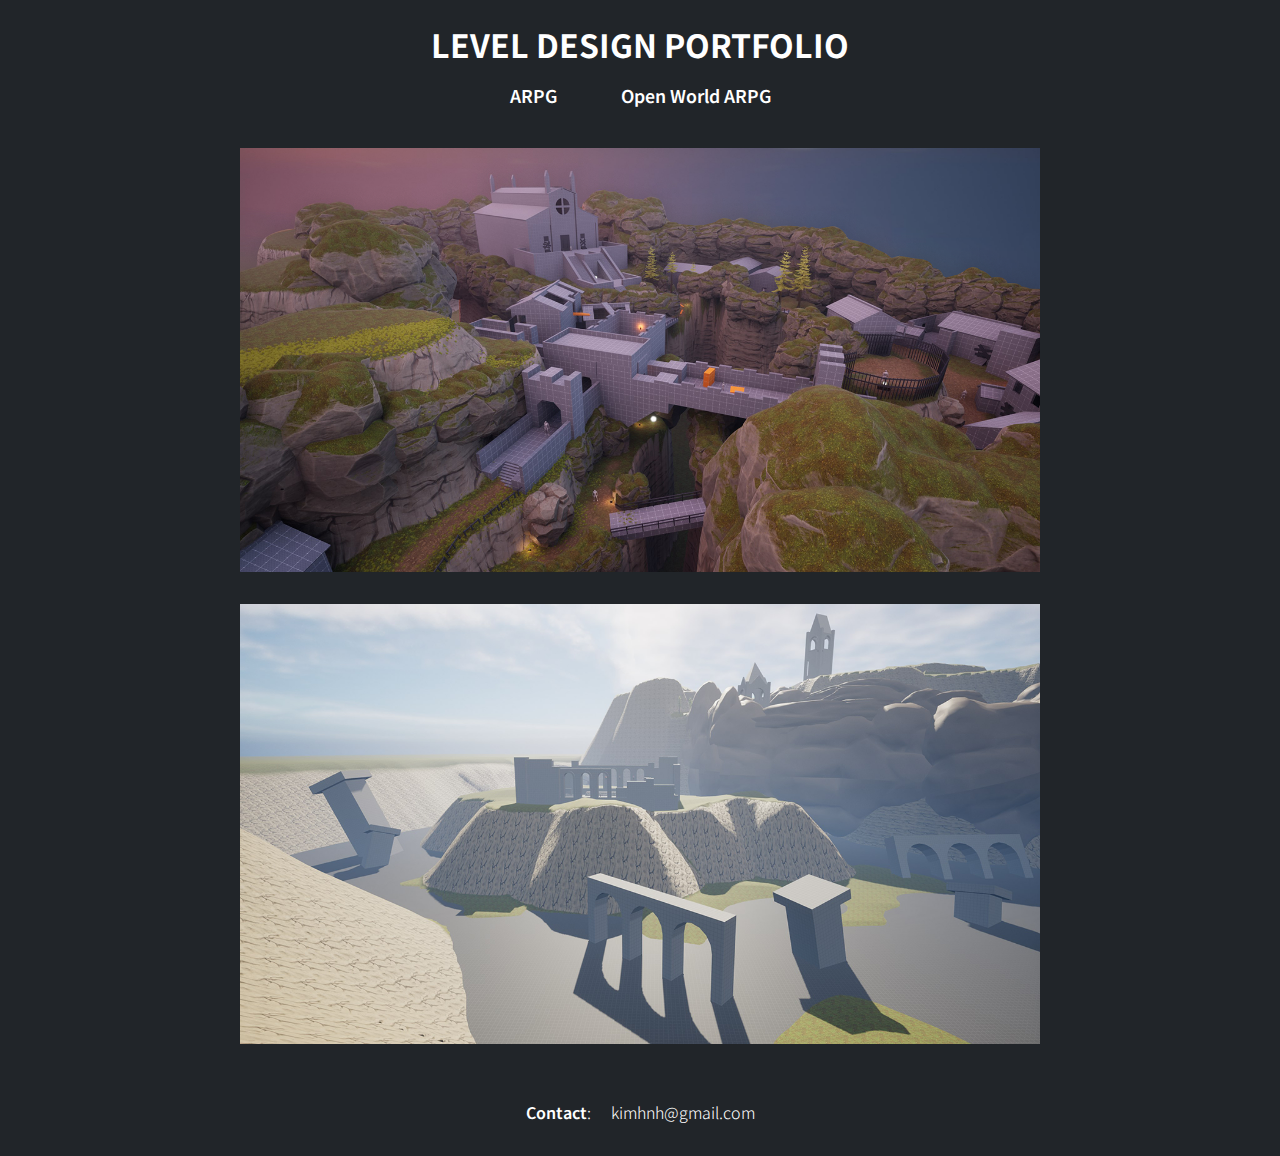
<file: index.html>
<!DOCTYPE html>
<html lang="en">
	<head>
		<meta charset="UTF-8" />
		<meta name="viewport" content="width=device-width, initial-scale=1.0" />
		<title>Level Design | Hannah Kim</title>
		<link rel="icon" href="./assets/svg/favicon.svg" class="icon" />
		<link rel="stylesheet" href="./assets/styles/styles.css" />
		<script defer src="./scripts/app.js" type="module"></script>
	</head>
	<body>
		<header class="header">
			<h1 class="header__title">
				<a class="link" href="../index.html">LEVEL DESIGN PORTFOLIO</a>
			</h1>
			<nav>
				<ul class="nav__items">
					<li><a class="nav__items--link" href="./pages/threeBridges.html">ARPG</a></li>
					<li>
						<a class="nav__items--link" href="./pages/ruinsBack.html"
							>Open World ARPG</a
						>
					</li>
				</ul>
			</nav>
		</header>
		<main>
			<div class="wrapper">
				<a class="img-wrapper" href="./pages/threeBridges.html">
					<h1 class="img-wrapper__title--hidden img-wrapper__title">
						ARPG_ Three Bridges
					</h1>
					<img class="img-project" src="./assets/images/cover_1.png" alt="" />
				</a>
				<a class="img-wrapper" href="./pages/ruinsBack.html">
					<h1 class="img-wrapper__title--hidden img-wrapper__title">
						Open World_ Ruinsback
					</h1>
					<img class="img-project" src="./assets/images/cover_2.png" alt="" />
				</a>
			</div>
		</main>
		<footer>
			<h3>
				<span class="footer__bold">Contact</span>:
				<a class="link footer__email" href="mailto:kimhnh@gmail.com">kimhnh@gmail.com</a>
			</h3>
		</footer>
	</body>
</html>
</file>
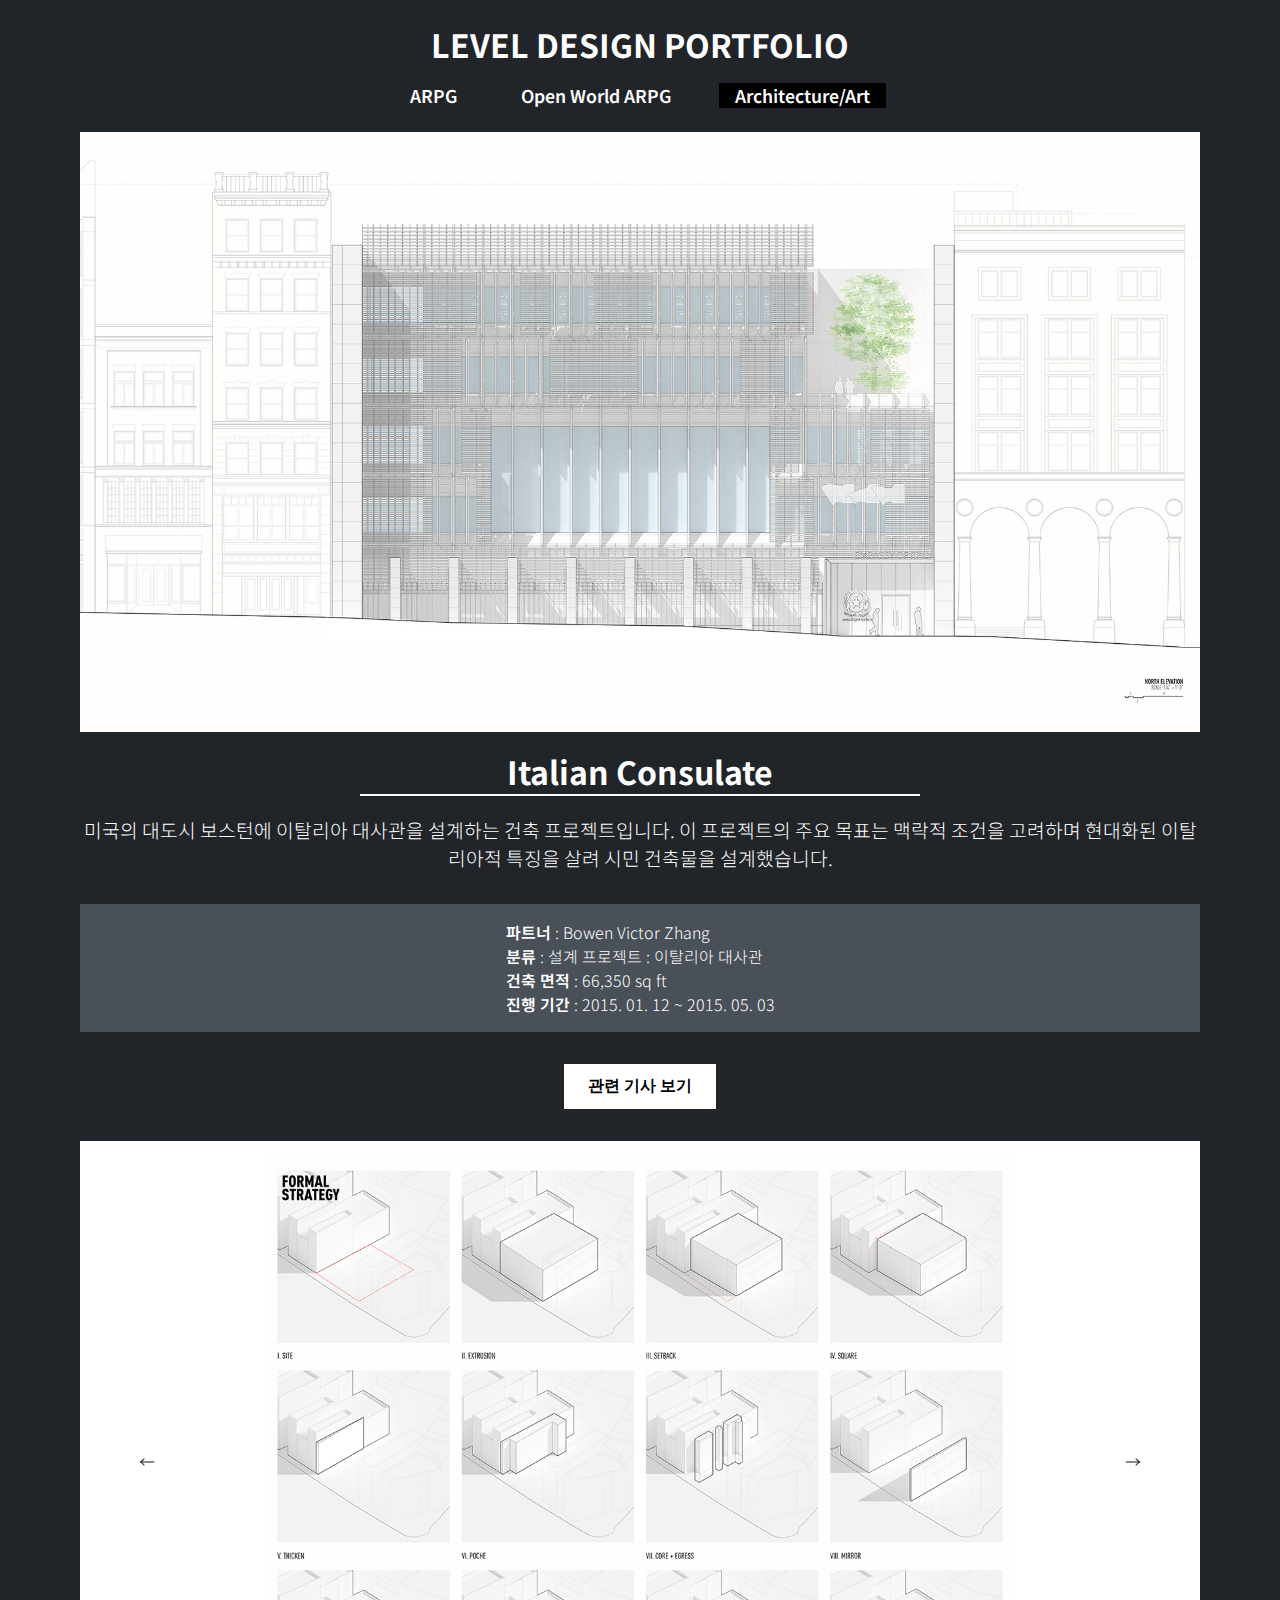
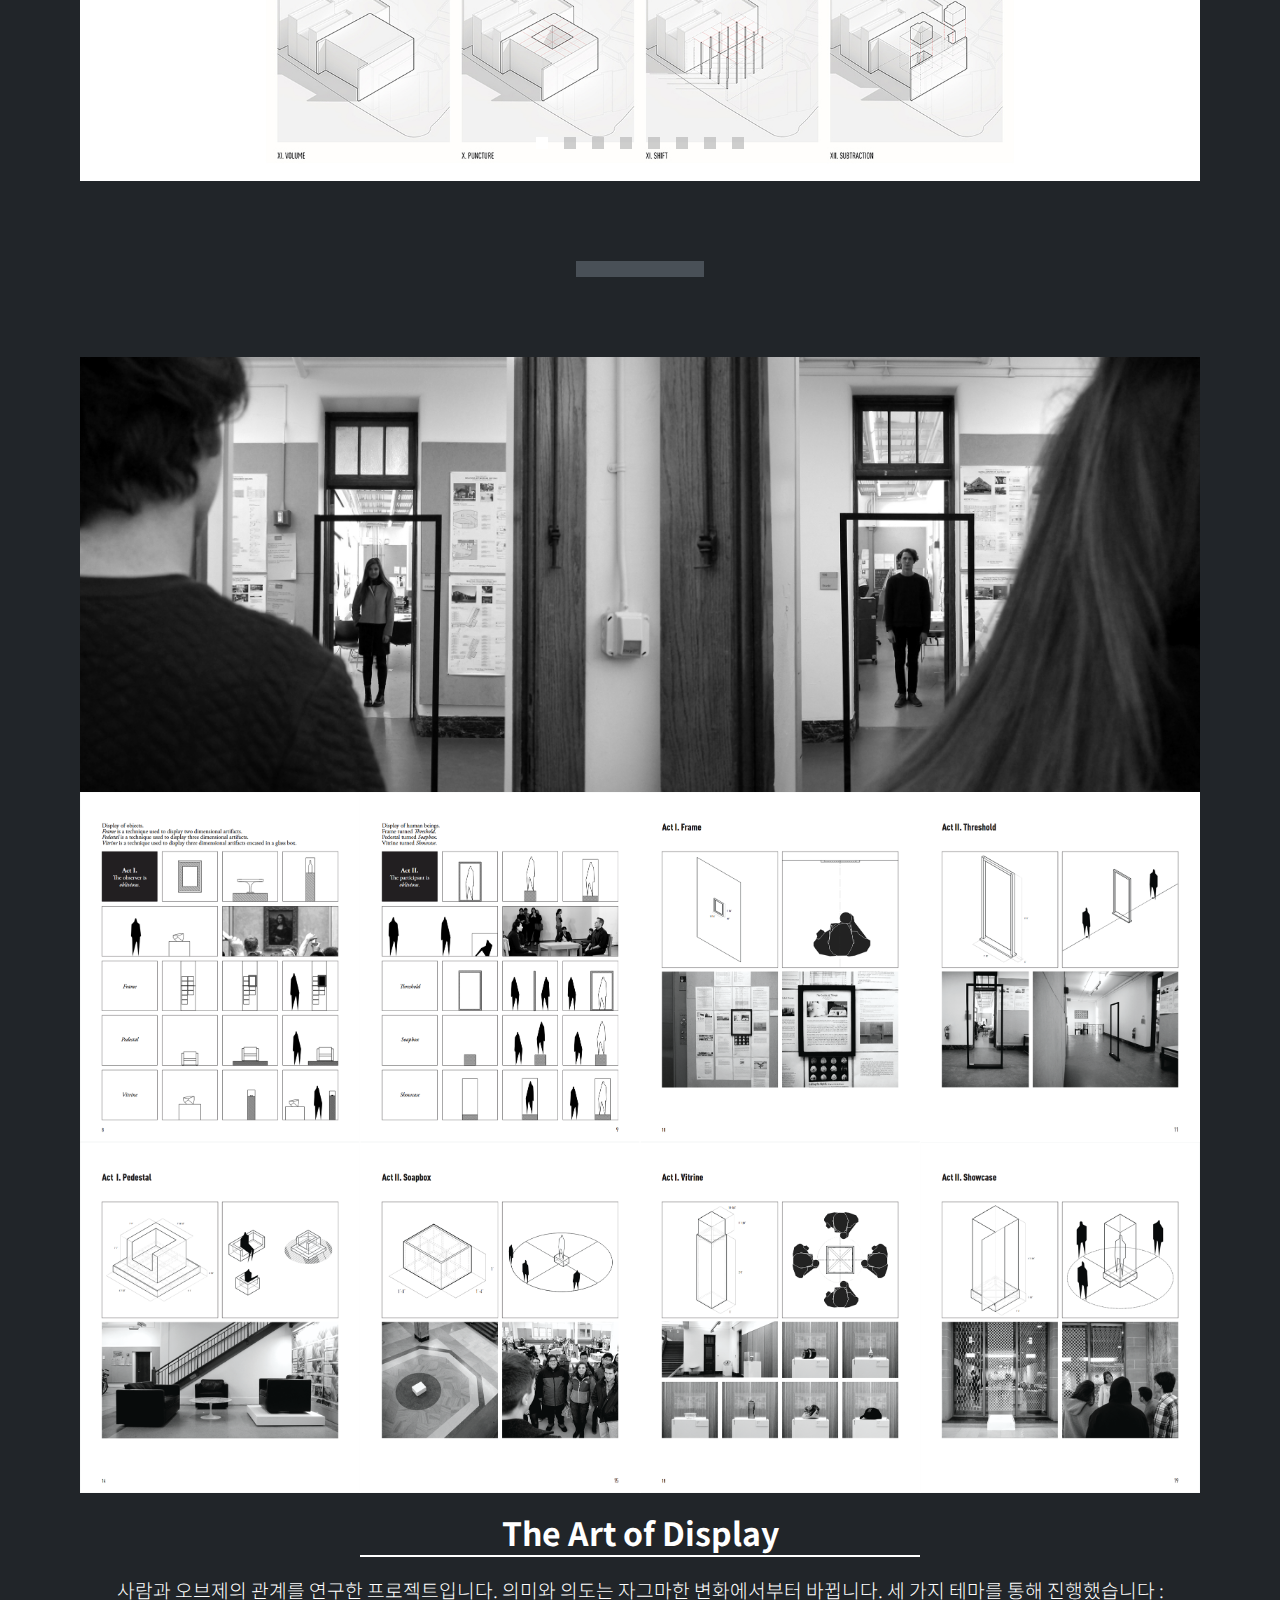
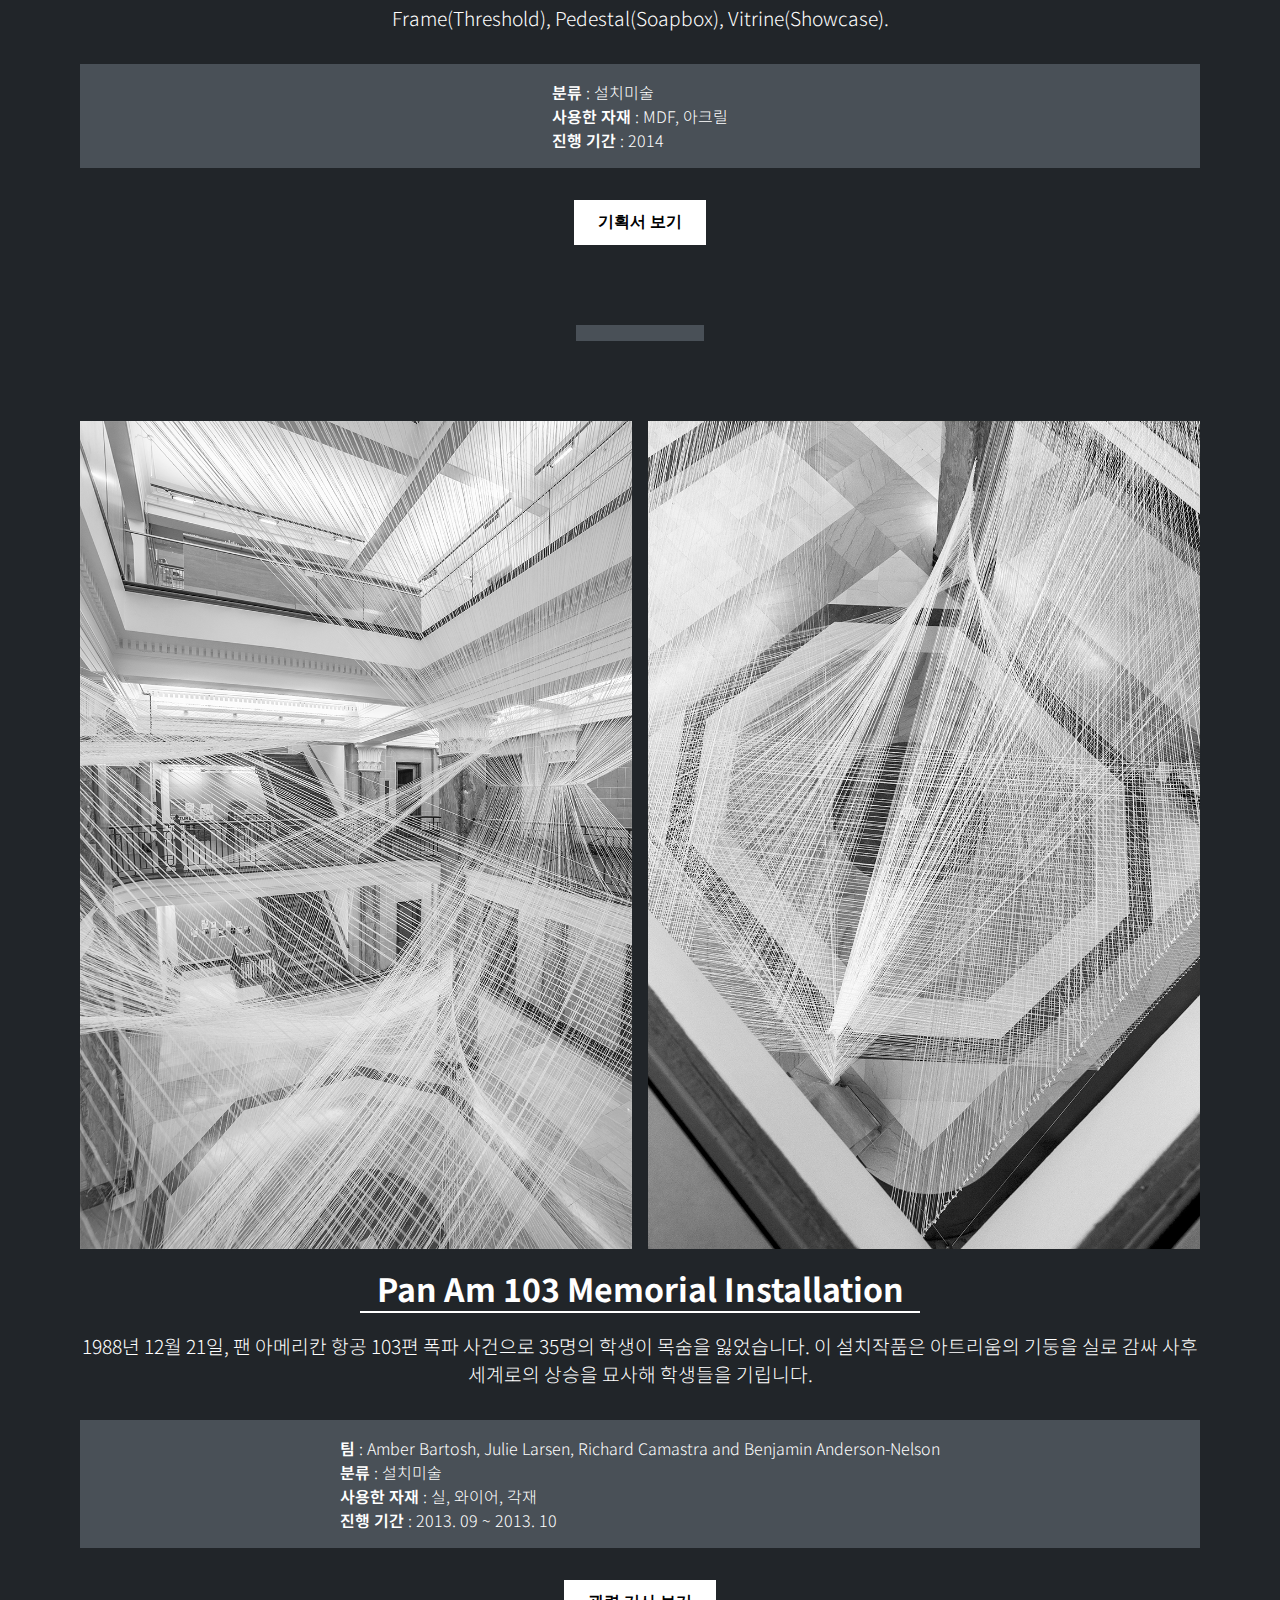
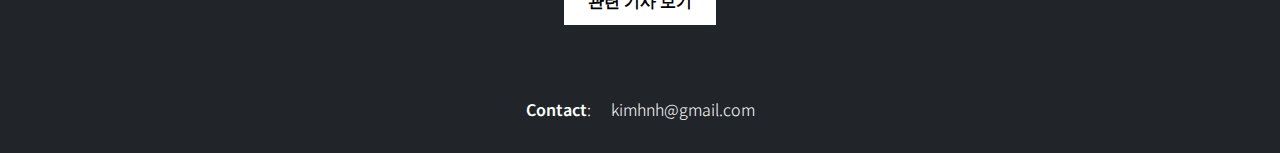
<file: pages/architecture-art.html>
<!DOCTYPE html>
<html lang="en">
	<head>
		<meta charset="UTF-8" />
		<meta name="viewport" content="width=device-width, initial-scale=1.0" />
		<title>Level Design | Hannah Kim</title>
		<link rel="icon" href="../assets/svg/favicon.svg" class="icon" />
		<link rel="stylesheet" href="../assets/styles/styles.css" />
		<link rel="stylesheet" href="../assets/styles/pages.css" />
		<link rel="stylesheet" href="../assets/styles/architecture-art.css" />
		<script defer src="../scripts/architectureArt.js" type="module"></script>
	</head>
	<body>
		<header class="header">
			<h1 class="header__title">
				<a class="link" href="../index.html">LEVEL DESIGN PORTFOLIO</a>
			</h1>
			<nav>
				<ul class="nav__items">
					<li>
						<a class="nav__items--link" href="./three-bridges.html">ARPG</a>
					</li>
					<li>
						<a class="nav__items--link" href="./ruins-back.html">Open World ARPG</a>
					</li>
					<li>
						<a class="nav__items--link link__active" href="./architecture-art.html"
							>Architecture/Art</a
						>
					</li>
				</ul>
			</nav>
		</header>
		<main></main>
		<footer>
			<h3>
				<span class="footer__bold">Contact</span>:
				<a class="link footer__email" href="mailto:kimhnh@gmail.com">kimhnh@gmail.com</a>
			</h3>
		</footer>
	</body>
</html>
</file>
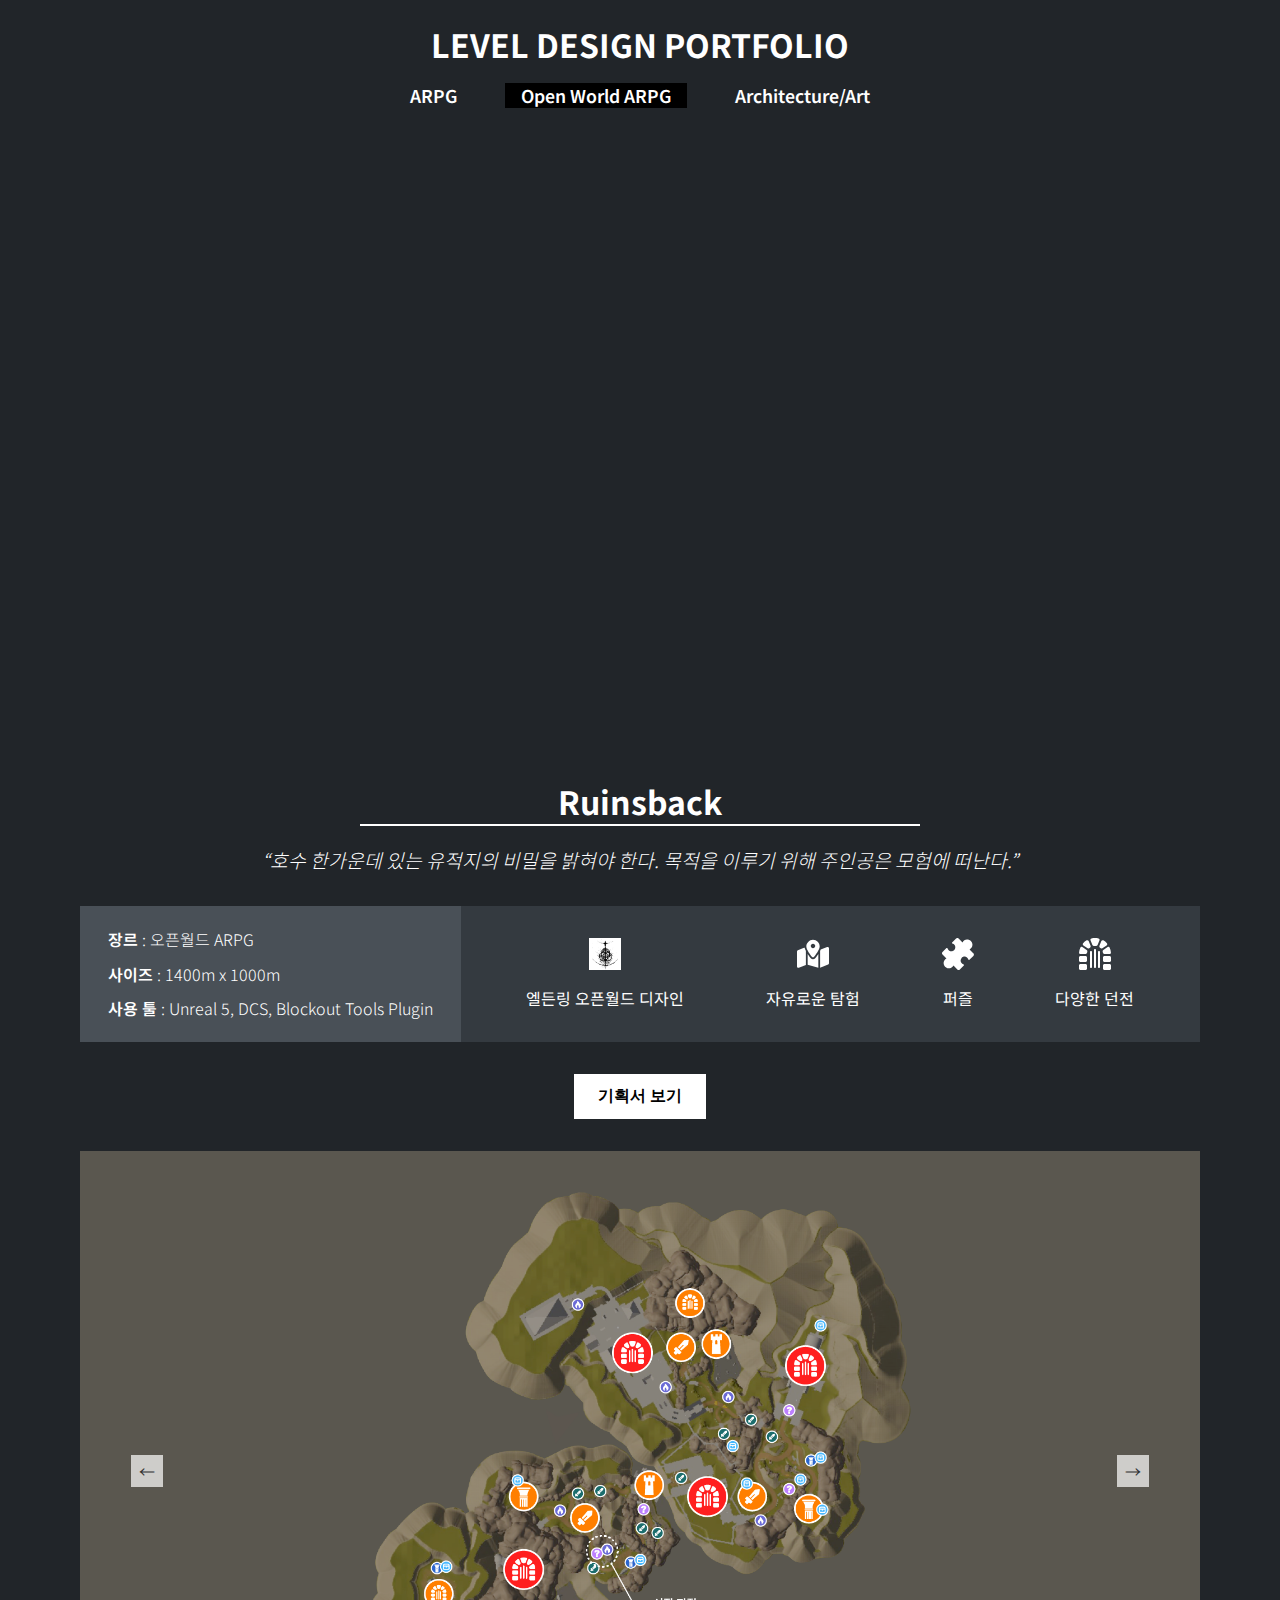
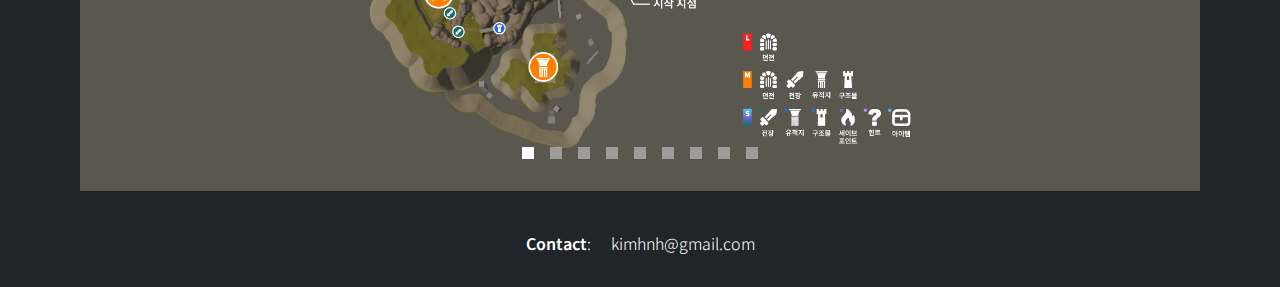
<file: pages/ruins-back.html>
<!DOCTYPE html>
<html lang="en">
	<head>
		<meta charset="UTF-8" />
		<meta name="viewport" content="width=device-width, initial-scale=1.0" />
		<title>Level Design | Hannah Kim</title>
		<link rel="icon" href="../assets/svg/favicon.svg" class="icon" />
		<link rel="stylesheet" href="../assets/styles/styles.css" />
		<link rel="stylesheet" href="../assets/styles/pages.css" />
		<script defer src="../scripts/ruinsBack.js" type="module"></script>
	</head>
	<body>
		<header class="header">
			<h1 class="header__title">
				<a class="link" href="../index.html">LEVEL DESIGN PORTFOLIO</a>
			</h1>
			<nav>
				<ul class="nav__items">
					<li><a class="nav__items--link" href="./three-bridges.html">ARPG</a></li>
					<li>
						<a class="nav__items--link link__active" href="./ruins-back.html"
							>Open World ARPG</a
						>
					</li>
					<li>
						<a class="nav__items--link" href="./architecture-art.html"
							>Architecture/Art</a
						>
					</li>
				</ul>
			</nav>
		</header>
		<main></main>
		<footer>
			<h3>
				<span class="footer__bold">Contact</span>:
				<a class="link footer__email" href="mailto:kimhnh@gmail.com">kimhnh@gmail.com</a>
			</h3>
		</footer>
	</body>
</html>
</file>
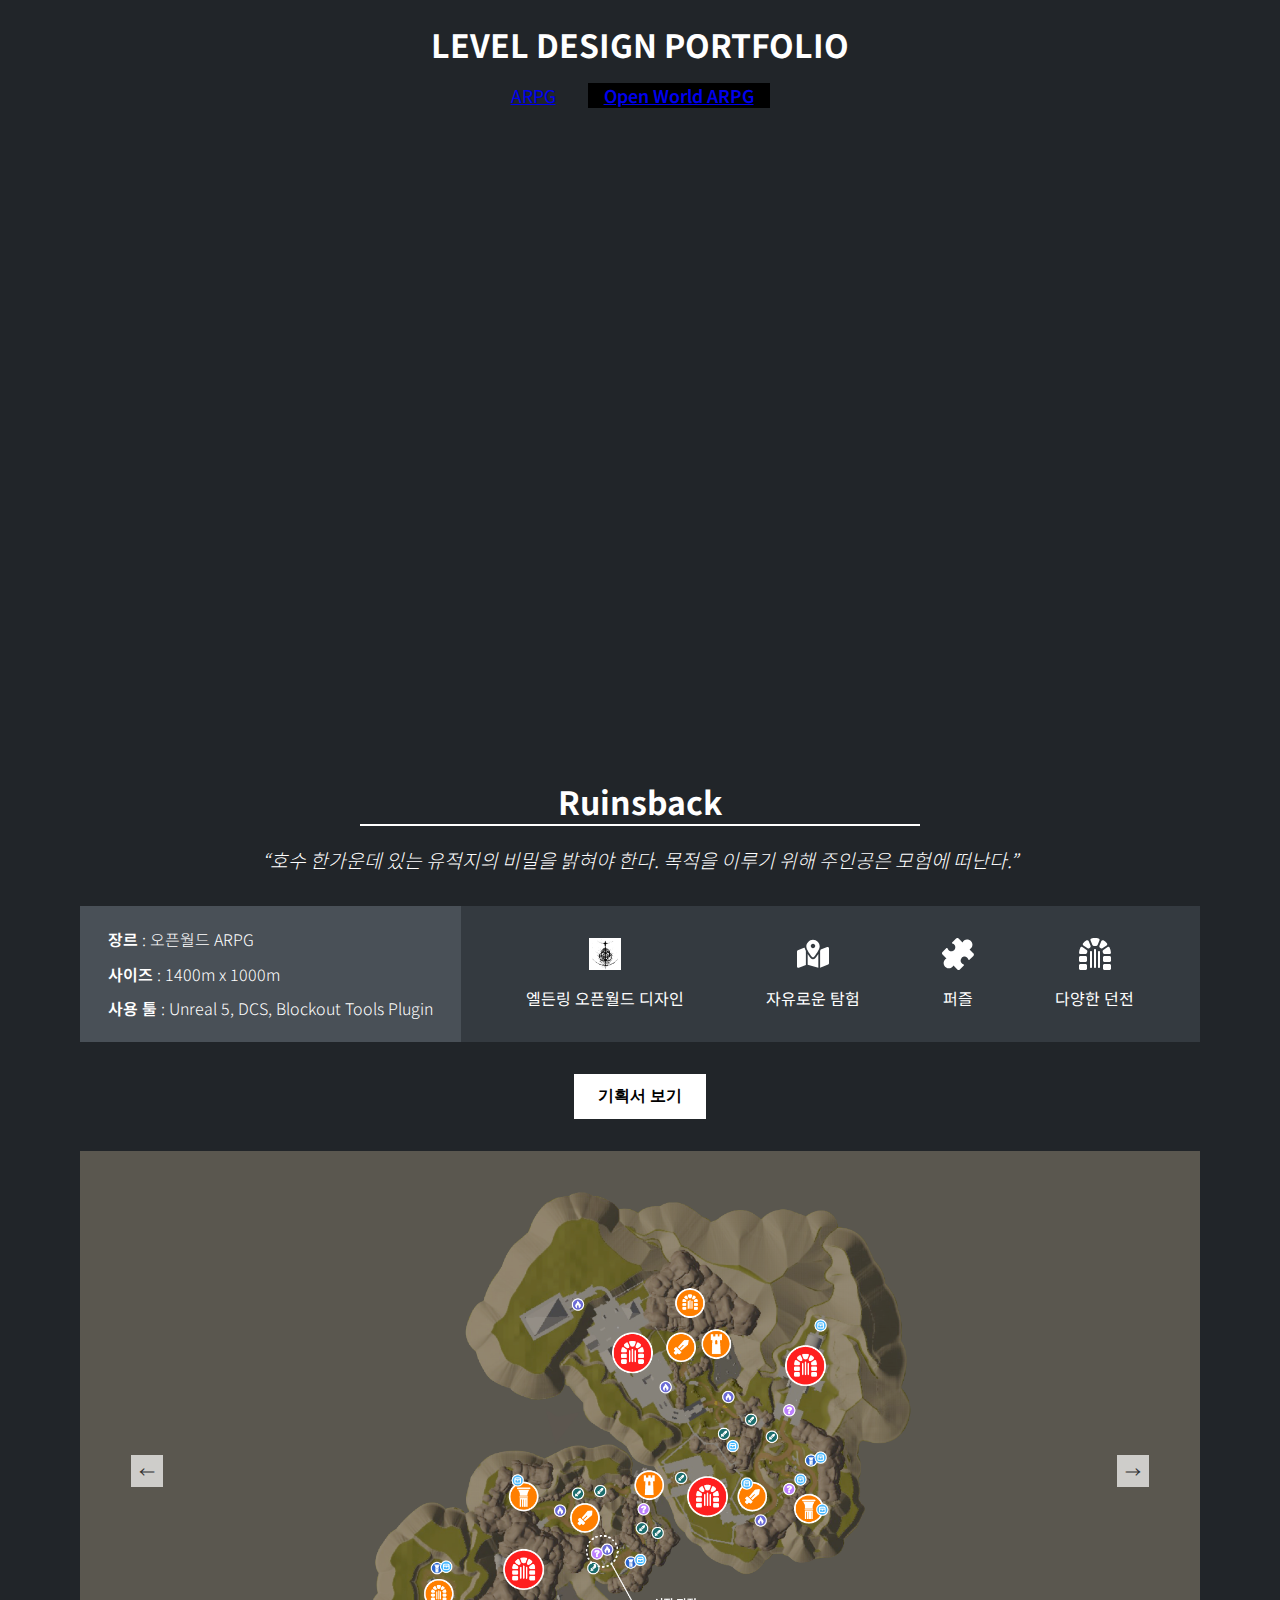
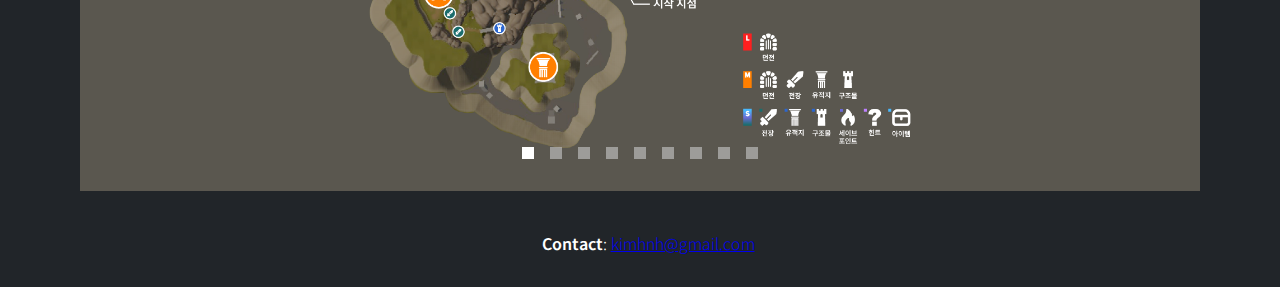
<file: pages/ruinsBack.html>
<!DOCTYPE html>
<html lang="en">
	<head>
		<meta charset="UTF-8" />
		<meta name="viewport" content="width=device-width, initial-scale=1.0" />
		<title>Level Design | Hannah Kim</title>
		<link rel="icon" href="../assets/svg/favicon.svg" class="icon" />
		<link rel="stylesheet" href="../assets/styles/styles.css" />
		<link rel="stylesheet" href="../assets/styles/pages.css" />
		<script defer src="../scripts/ruinsBack.js" type="module"></script>
	</head>
	<body>
		<header class="header">
			<h1 class="header__title"><a href="../index.html">LEVEL DESIGN PORTFOLIO</a></h1>
			<nav>
				<ul class="nav__items">
					<li><a class="link__hover" href="./threeBridges.html">ARPG</a></li>
					<li>
						<a class="link__hover link__active" href="./ruinsBack.html"
							>Open World ARPG</a
						>
					</li>
				</ul>
			</nav>
		</header>
		<main></main>
		<footer>
			<h3>
				<span class="footer__bold">Contact</span>:
				<a class="link__hover" href="mailto:kimhnh@gmail.com">kimhnh@gmail.com</a>
			</h3>
		</footer>
	</body>
</html>
</file>
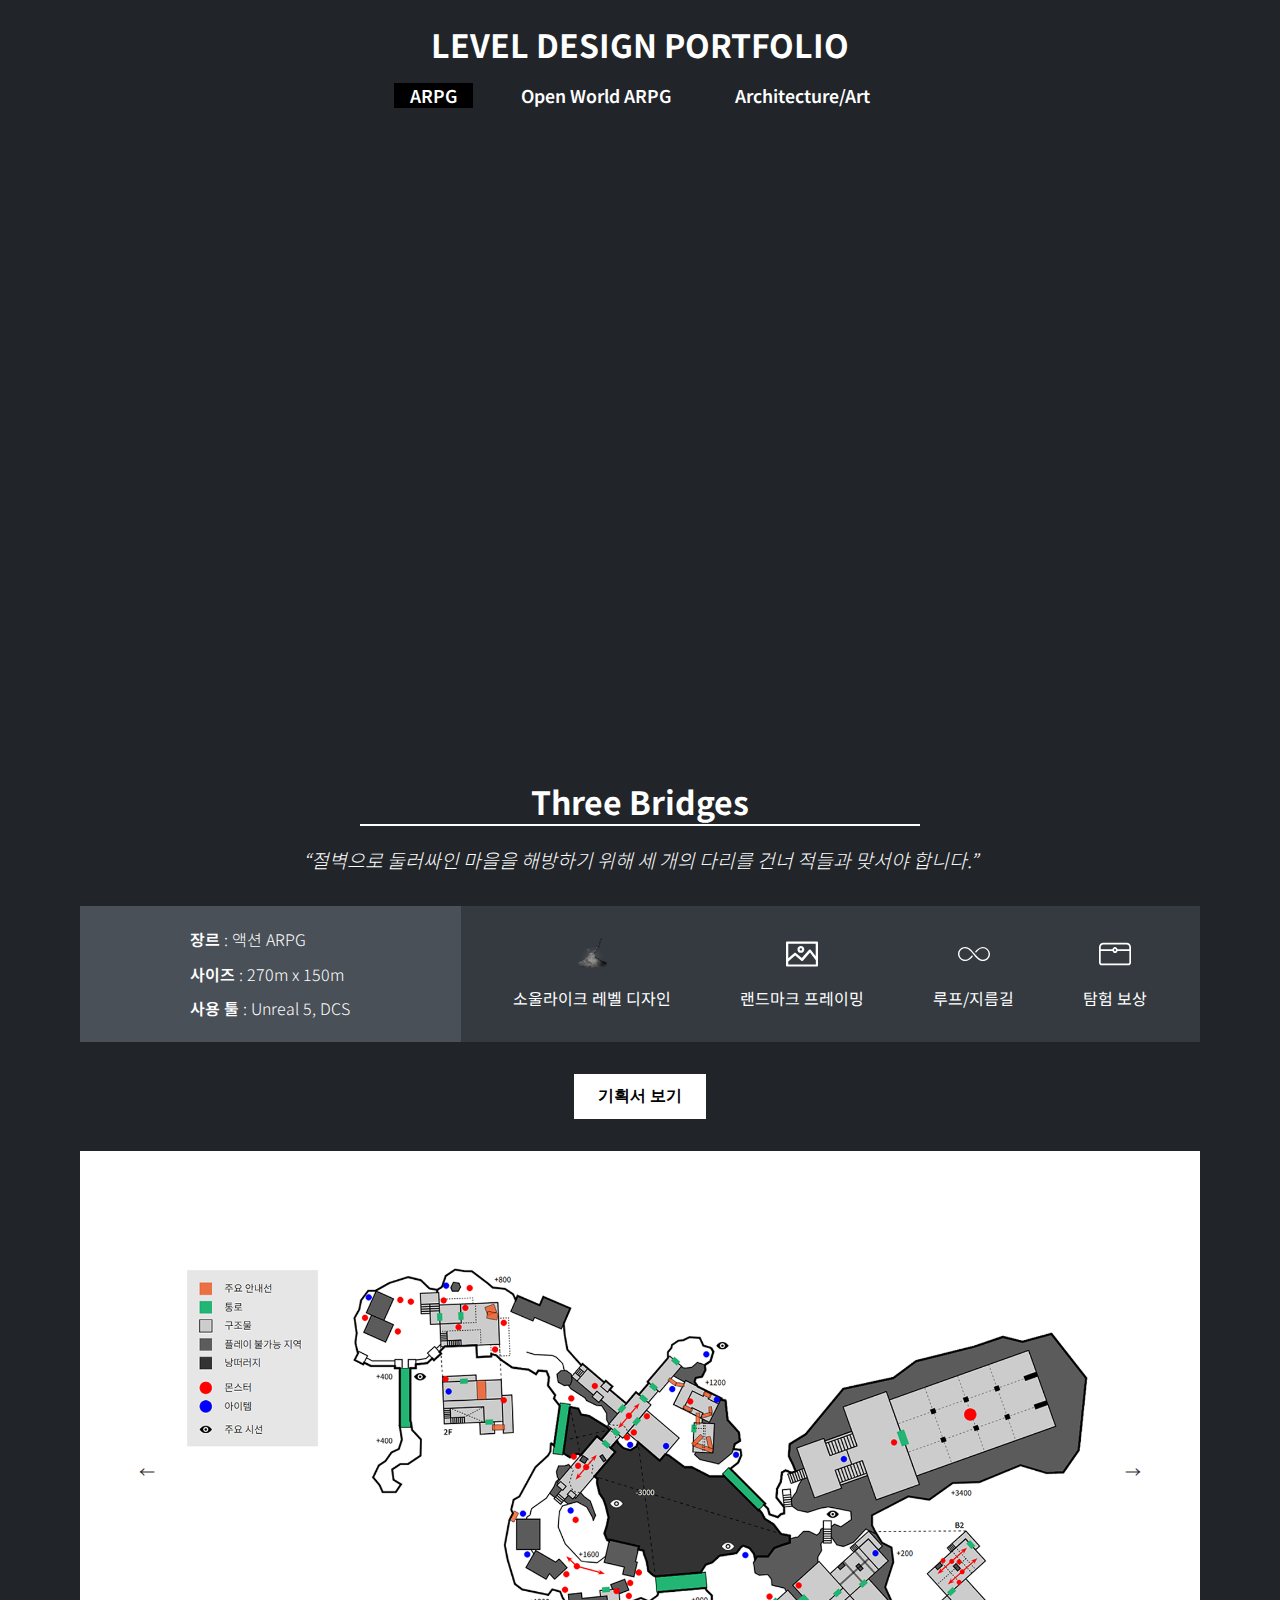
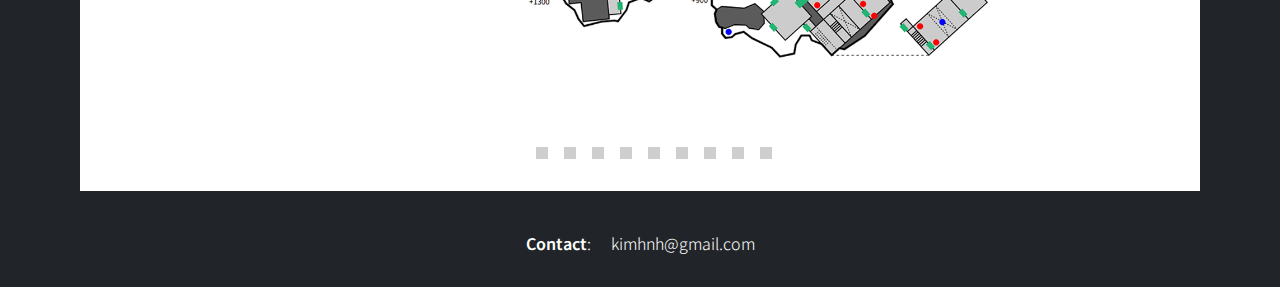
<file: pages/three-bridges.html>
<!DOCTYPE html>
<html lang="en">
	<head>
		<meta charset="UTF-8" />
		<meta name="viewport" content="width=device-width, initial-scale=1.0" />
		<title>Level Design | Hannah Kim</title>
		<link rel="icon" href="../assets/svg/favicon.svg" class="icon" />
		<link rel="stylesheet" href="../assets/styles/styles.css" />
		<link rel="stylesheet" href="../assets/styles/pages.css" />
		<script defer src="../scripts/threeBridges.js" type="module"></script>
	</head>
	<body>
		<header class="header">
			<h1 class="header__title">
				<a class="link" href="../index.html">LEVEL DESIGN PORTFOLIO</a>
			</h1>
			<nav>
				<ul class="nav__items">
					<li>
						<a class="nav__items--link link__active" href="./three-bridges.html"
							>ARPG</a
						>
					</li>
					<li>
						<a class="nav__items--link" href="./ruins-back.html">Open World ARPG</a>
					</li>
					<li>
						<a class="nav__items--link" href="./architecture-art.html"
							>Architecture/Art</a
						>
					</li>
				</ul>
			</nav>
		</header>
		<main></main>
		<footer>
			<h3>
				<span class="footer__bold">Contact</span>:
				<a class="link footer__email" href="mailto:kimhnh@gmail.com">kimhnh@gmail.com</a>
			</h3>
		</footer>
	</body>
</html>
</file>
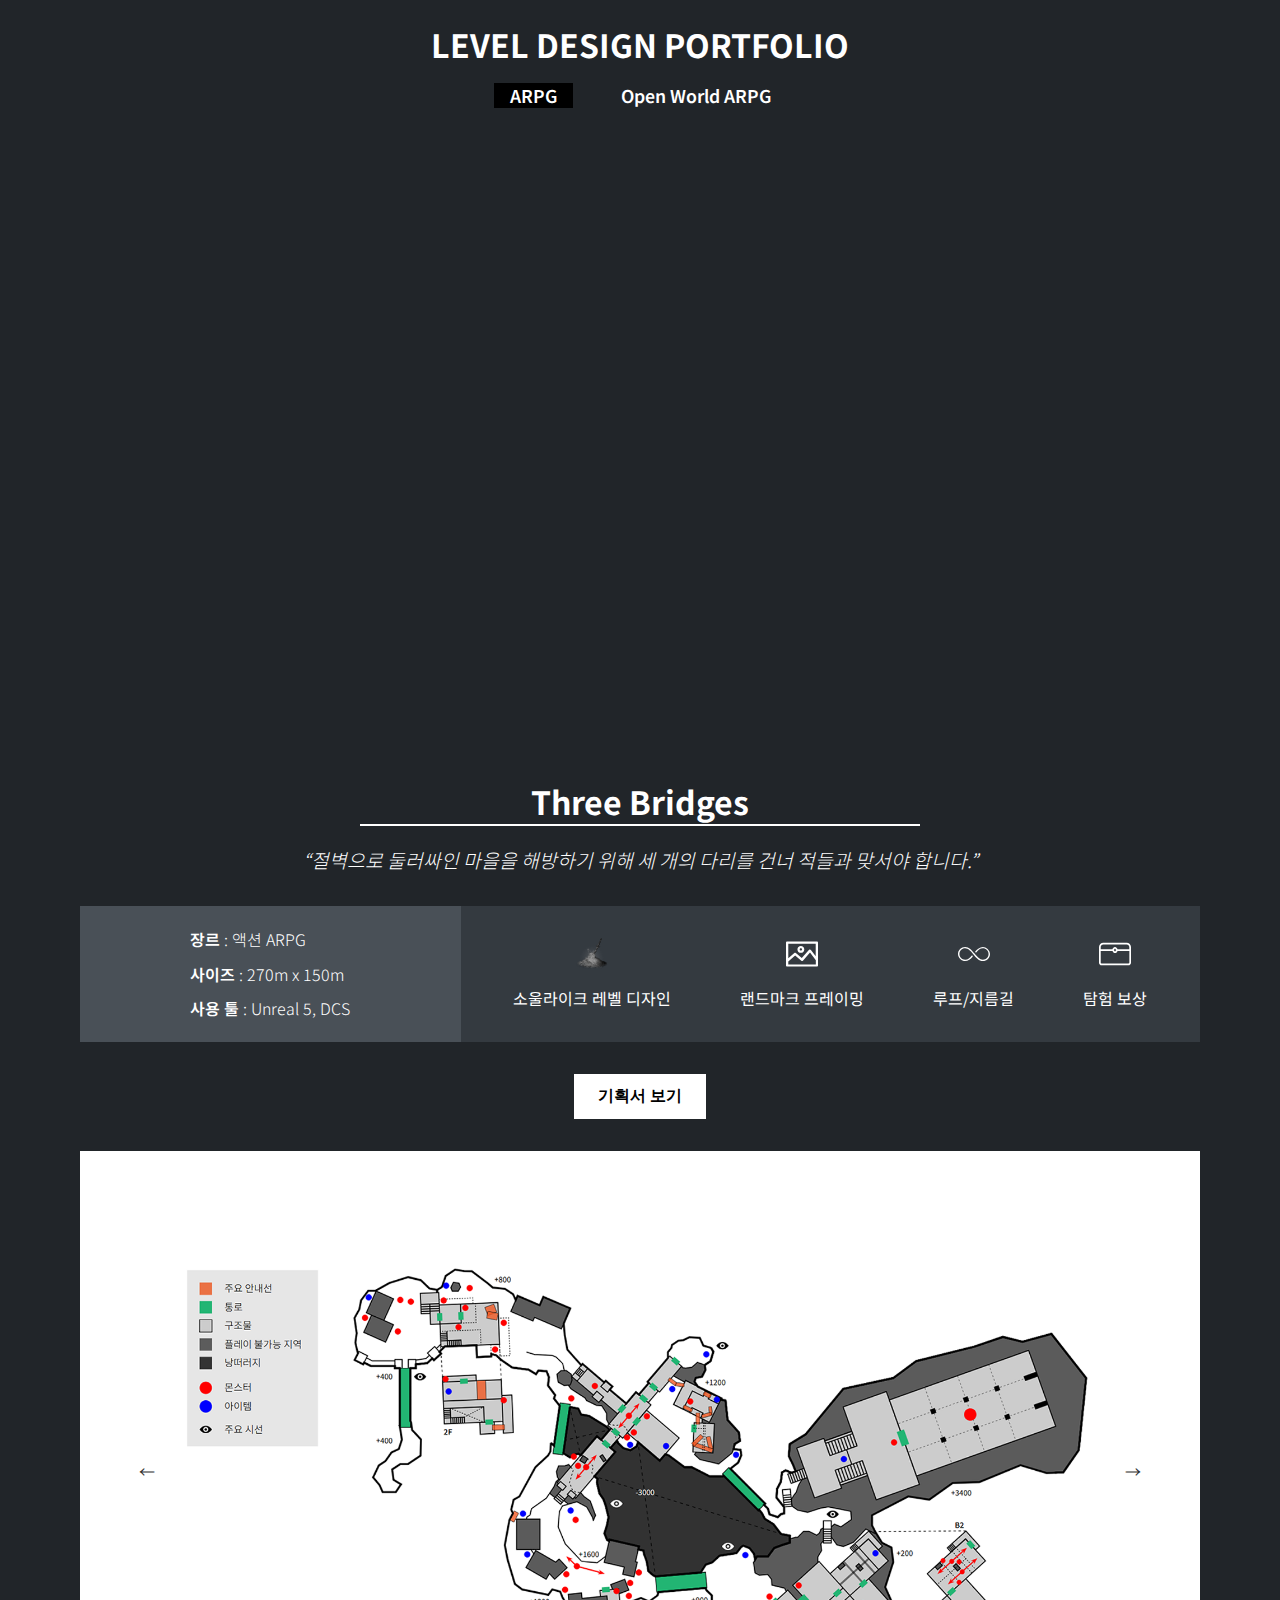
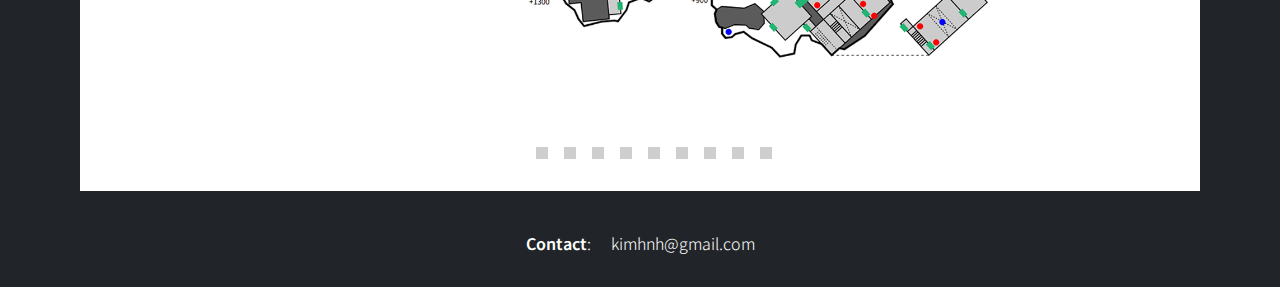
<file: pages/threeBridges.html>
<!DOCTYPE html>
<html lang="en">
	<head>
		<meta charset="UTF-8" />
		<meta name="viewport" content="width=device-width, initial-scale=1.0" />
		<title>Level Design | Hannah Kim</title>
		<link rel="icon" href="../assets/svg/favicon.svg" class="icon" />
		<link rel="stylesheet" href="../assets/styles/styles.css" />
		<link rel="stylesheet" href="../assets/styles/pages.css" />
		<script defer src="../scripts/threeBridges.js" type="module"></script>
	</head>
	<body>
		<header class="header">
			<h1 class="header__title">
				<a class="link" href="../index.html">LEVEL DESIGN PORTFOLIO</a>
			</h1>
			<nav>
				<ul class="nav__items">
					<li>
						<a class="nav__items--link link__active" href="./threeBridges.html">ARPG</a>
					</li>
					<li>
						<a class="nav__items--link" href="./ruinsBack.html">Open World ARPG</a>
					</li>
				</ul>
			</nav>
		</header>
		<main></main>
		<footer>
			<h3>
				<span class="footer__bold">Contact</span>:
				<a class="link footer__email" href="mailto:kimhnh@gmail.com">kimhnh@gmail.com</a>
			</h3>
		</footer>
	</body>
</html>
</file>
<file: assets/styles/styles.css>
@import url('https://fonts.googleapis.com/css2?family=Noto+Sans+KR:wght@100..900&display=swap');

* {
	box-sizing: border-box;
}

html {
	margin: 0;
}

body {
	background: #212529;
	color: #fff;
	font-family: 'Noto Sans KR', sans-serif;
	display: grid;
	grid-gap: 0.5rem;
	grid-template-rows: auto 1fr auto;
	height: 100vh;
	margin: 0;
}

/* GENERAL RULES */
.link {
	color: inherit;
	text-decoration: none;
	padding: 0 1rem;
}

.link:hover {
	text-decoration: underline;
}

@media screen and (max-width: 400px) {
	.link:hover {
		text-decoration: none;
	}
}

/* HEADER */
header {
	display: flex;
	flex-direction: column;
	align-items: center;
	text-align: center;
}

.header__title {
	margin-bottom: 0;
}

.header__title:hover {
	text-decoration: underline;
}

.header__title a {
	color: #fff;
	text-decoration: none;
}

/* NAVBAR */
.nav__items {
	display: flex;
	list-style: none;
	padding: 0;
	margin: 0;
}

@media screen and (max-width: 650px) {
	.nav__items {
		flex-direction: column;
		align-items: center;
		padding: 0.5rem 0;
	}

	.nav__items--link {
		padding: 0;
	}
}

.nav__items .nav__items--link {
	color: inherit;
	font-weight: 600;
	text-decoration: none;
	padding: 0 1rem;
	transition: all 0.5s ease-out;
}

.nav__items .nav__items--link:hover {
	background-color: #fff;
	color: #000;
}

.nav__items li {
	font-size: 1.1rem;
	padding: 1rem;
}

@media screen and (max-width: 560px) {
	.nav__items li {
		padding: 0.5rem 1rem;
	}
}

/* MAIN */
main {
	display: flex;
	flex-direction: column;
	margin: auto;
}

/* IMAGE WRAPPER*/
.img-wrapper {
	position: relative;
	display: flex;
	flex-direction: column;
}

/* WRAPPER (IMAGE) */
.wrapper img {
	margin: 1rem 0;
	width: 50rem;
}

@media screen and (max-width: 820px) {
	.wrapper img {
		width: 100%;
	}
}

/* HOVER */
.img-wrapper__title--hidden {
	display: none;
}

.img-wrapper__title {
	color: #fff;
	background: #000;
	position: absolute;
	width: 100%;
	transform: translate(-50%, -50%);
	top: 50%;
	left: 50%;
	margin: 0;
	padding: 0.5rem;
	text-align: center;
	z-index: 1;
}

@media screen and (max-width: 400px) {
	.img-wrapper__title {
		display: none;
	}
}

.img--dim {
	background-color: #000;
	opacity: 0.5;
}

/* FOOTER */
footer {
	display: flex;
	justify-content: center;
	font-size: 0.9rem;
}

footer h3 {
	font-size: 1rem;
	font-weight: 300;
	margin: 2rem;
}

.footer__email {
	padding: 0.5rem 1rem;
}

.footer__bold {
	font-weight: 600;
	padding-left: 1rem;
}

/* FONT SIZES */
@media screen and (max-width: 560px) {
	.header__title a {
		font-size: 1.5rem;
	}

	.nav__items li,
	footer h3 {
		font-size: 1rem;
	}
}
</file>
<file: assets/styles/pages.css>
/* GENERAL RULES */
.link__active {
	background: #000;
	font-weight: 600;
	padding: 0 1rem;
}

.link__active:hover {
	background-color: #fff;
	color: #000;
	text-decoration: none;
}

.project-description__aside h3,
.design__intention h3,
.project-pdf a {
	font-size: 1rem;
}

/* PROJECT WRAPPER */
section {
	text-align: center;
	width: 70rem;
}

@media screen and (max-width: 1140px) {
	section {
		width: 50rem;
	}
}

@media screen and (max-width: 820px) {
	section {
		width: 100%;
	}
}

/* YOUTUBE VIDEO */
.wrapper {
	position: relative;
	overflow: hidden;
	width: 100%;
	padding-top: 56.25%; /* 16:9 Aspect Ratio (divide 9 by 16 = 0.5625) */
}

.wrapper iframe {
	position: absolute;
	top: 0;
	left: 0;
	bottom: 0;
	right: 0;
	width: 100%;
	height: 100%;
}

/* TITLE */
.project-title {
	border-bottom: 2px solid #ffffff;
	text-align: center;
	width: 50%;
	margin: 1rem auto;
}

/* PROJECT DESCRIPTION INTO COLUMNS */
.project-description {
	display: flex;
	text-align: center;
	width: 100%;
}

.project-description__aside {
	background: #495057;
	display: grid;
	align-items: center;
	justify-content: center;
	text-align: left;
	padding: 1rem;
	width: 50%;
}

.project-description__aside h3 {
	font-weight: 600;
	text-align: left;
	margin: 0;
}

.project-description__aside .item-notes {
	font-weight: 300;
}

/* ////////////////////////////////////////////// FONT-SIZE */
.project-synposis {
	font-size: 1.2rem;
	font-style: italic;
	font-weight: 300;
	margin-bottom: 2rem;
}

.project-synposis::before {
	content: '\201C';
}

.project-synposis::after {
	content: '\201D';
}

@media screen and (max-width: 1140px) {
	.project-description__item h3,
	.project-pdf {
		font-size: 1rem;
	}

	.project-description__wrapper {
		display: flex;
		flex-direction: column;
		align-items: center;
		margin: auto;
	}

	.project-synposis {
		font-size: 1rem;
	}
}

/* DESIGN INTENTION */
.design {
	background: #343a40;
	width: 100%;
	padding: 1rem 0;
}

@media screen and (max-width: 1140px) {
	.design {
		padding: 2rem;
	}
}

/* ////////////////////////////////////////////// FONT-SIZE */
.design__title {
	font-size: 1.4rem;
}

.design__intention--wrapper {
	display: flex;
	justify-content: space-evenly;
}

.design__intention {
	display: flex;
	flex-direction: column;
	align-items: center;
	margin: 1rem;
}

.design__intention img {
	height: 2rem;
	width: 2rem;
}

.design__intention h3 {
	font-weight: 400;
	margin-bottom: 0;
}

@media screen and (max-width: 1140px) {
	.project-description {
		display: flex;
		flex-direction: column;
	}

	.project-description__aside {
		display: flex;
		justify-content: space-evenly;
		width: 100%;
	}

	.design__intention h3 {
		margin: 0 0.5rem;
	}
}

@media screen and (max-width: 820px) {
	.project-description__aside,
	.aside__long {
		display: grid;
	}

	.aside__long h3 {
		text-align: center;
	}

	.design__intention--wrapper {
		display: flex;
		flex-direction: column;
	}

	.design__intention img {
		height: 3rem;
		width: 3rem;
	}

	.design__title {
		font-size: 1.3rem;
	}

	.design__intention h3 {
		margin: 1rem;
	}
}

/* BUTTON */
.project-pdf {
	background: #fff;
	border: none;
	cursor: pointer;
	color: #000;
	font-weight: 600;
	padding: 0.75rem 1.5rem;
	transition: all 0.5s ease-out;
	margin: 2rem;
}

.project-pdf:hover {
	background: #000;
	color: #fff;
}

.project a {
	color: inherit;
	text-decoration: none;
}

/* CAROUSEL */
.carousel {
	height: 40rem;
	position: relative;
	overflow: hidden;
}

.slide {
	position: absolute;
	top: 0;
	width: 100%;
	height: 40rem;
	display: flex;
	align-items: center;
	justify-content: center;
	transition: transform 1s;
}

@media screen and (max-width: 1140px) {
	.carousel,
	.slide {
		height: 27rem;
	}
}

@media screen and (max-width: 820px) {
	.carousel,
	.slide {
		height: 22rem;
	}
}

@media screen and (max-width: 400px) {
	.carousel,
	.slide {
		height: 16rem;
	}
}

.slide > img {
	width: 100%;
	height: 100%;
	object-fit: cover;
}

.carousel__btn {
	position: absolute;
	top: 50%;
	z-index: 10;

	border: none;
	background: rgba(255, 255, 255, 0.7);
	font-family: inherit;
	color: #333;
	height: 2rem;
	width: 2rem;
	font-size: 1rem;
	cursor: pointer;
}

.carousel__btn--left {
	left: 6%;
	transform: translate(-50%, -50%);
}

.carousel__btn--right {
	right: 6%;
	transform: translate(50%, -50%);
}

.dots {
	position: absolute;
	bottom: 5%;
	left: 50%;
	transform: translateX(-50%);
	display: flex;
}

.dots__dot {
	border: none;
	background-color: #b9b9b9;
	opacity: 0.7;
	height: 0.75rem;
	width: 0.75rem;
	margin-right: 1rem;
	cursor: pointer;
	transition: all 0.5s;
}

.dots__dot:last-child {
	margin: 0;
}

.dots__dot--active {
	background-color: #fff;
	opacity: 1;
}

@media screen and (max-width: 400px) {
	.carousel__btn {
		height: 1.5rem;
		width: 1.5rem;
		font-size: 0.5rem;
	}

	.dots__dot {
		margin-right: 0.5rem;
	}
}
</file>
<file: assets/styles/architecture-art.css>
.project-synposis__archart {
	font-style: normal;
}

.project-synposis__archart::before {
	content: none;
}

.project-synposis__archart::after {
	content: none;
}

#asideArchArt {
	width: 100%;
}

@media screen and (max-width: 1140px) {
	#asideArchArt {
		display: grid;
		width: 100%;
	}
}

.wrapper-arch-art {
	width: 100%;
	display: flex;
	justify-content: center;
}

.wrapper-arch-art img {
	width: 70rem;
	margin: 0;
}

#project-display .wrapper-arch-art {
	display: flex;
	flex-direction: column;
}

#project-panam .wrapper-arch-art img {
	width: 34.5rem;
	margin: 0 0.5rem;
}

@media screen and (max-width: 1140px) {
	.wrapper-arch-art img {
		width: 100%;
	}

	#project-panam .wrapper-arch-art img {
		width: 24.5rem;
	}
}

@media screen and (max-width: 820px) {
	.wrapper-arch-art img {
		width: 100%;
	}

	#project-panam .wrapper-arch-art {
		display: flex;
		flex-direction: column;
		align-items: center;
	}

	#project-panam .wrapper-arch-art img {
		width: 100%;
		margin: 0.5rem;
	}

	.project__panam--second-img {
		margin-top: 1rem;
	}
}

.divider {
	display: flex;
	height: 1rem;
	width: 8rem;
	background: #495057;
	margin: 5rem auto;
}

/* ILLUSIONS */
#project-display .project-pdf {
	margin-bottom: 0;
}

/* PANAM */
#team {
	margin-bottom: 0.5rem;
}

/* REMOVE QUOTES */
.project-description p {
	font-style: normal;
}

.project .project-description p::before,
.project .project-description p::after {
	content: none;
}

/* BUTTON */
.project-pdf {
	margin-bottom: 2rem;
}
</file>
